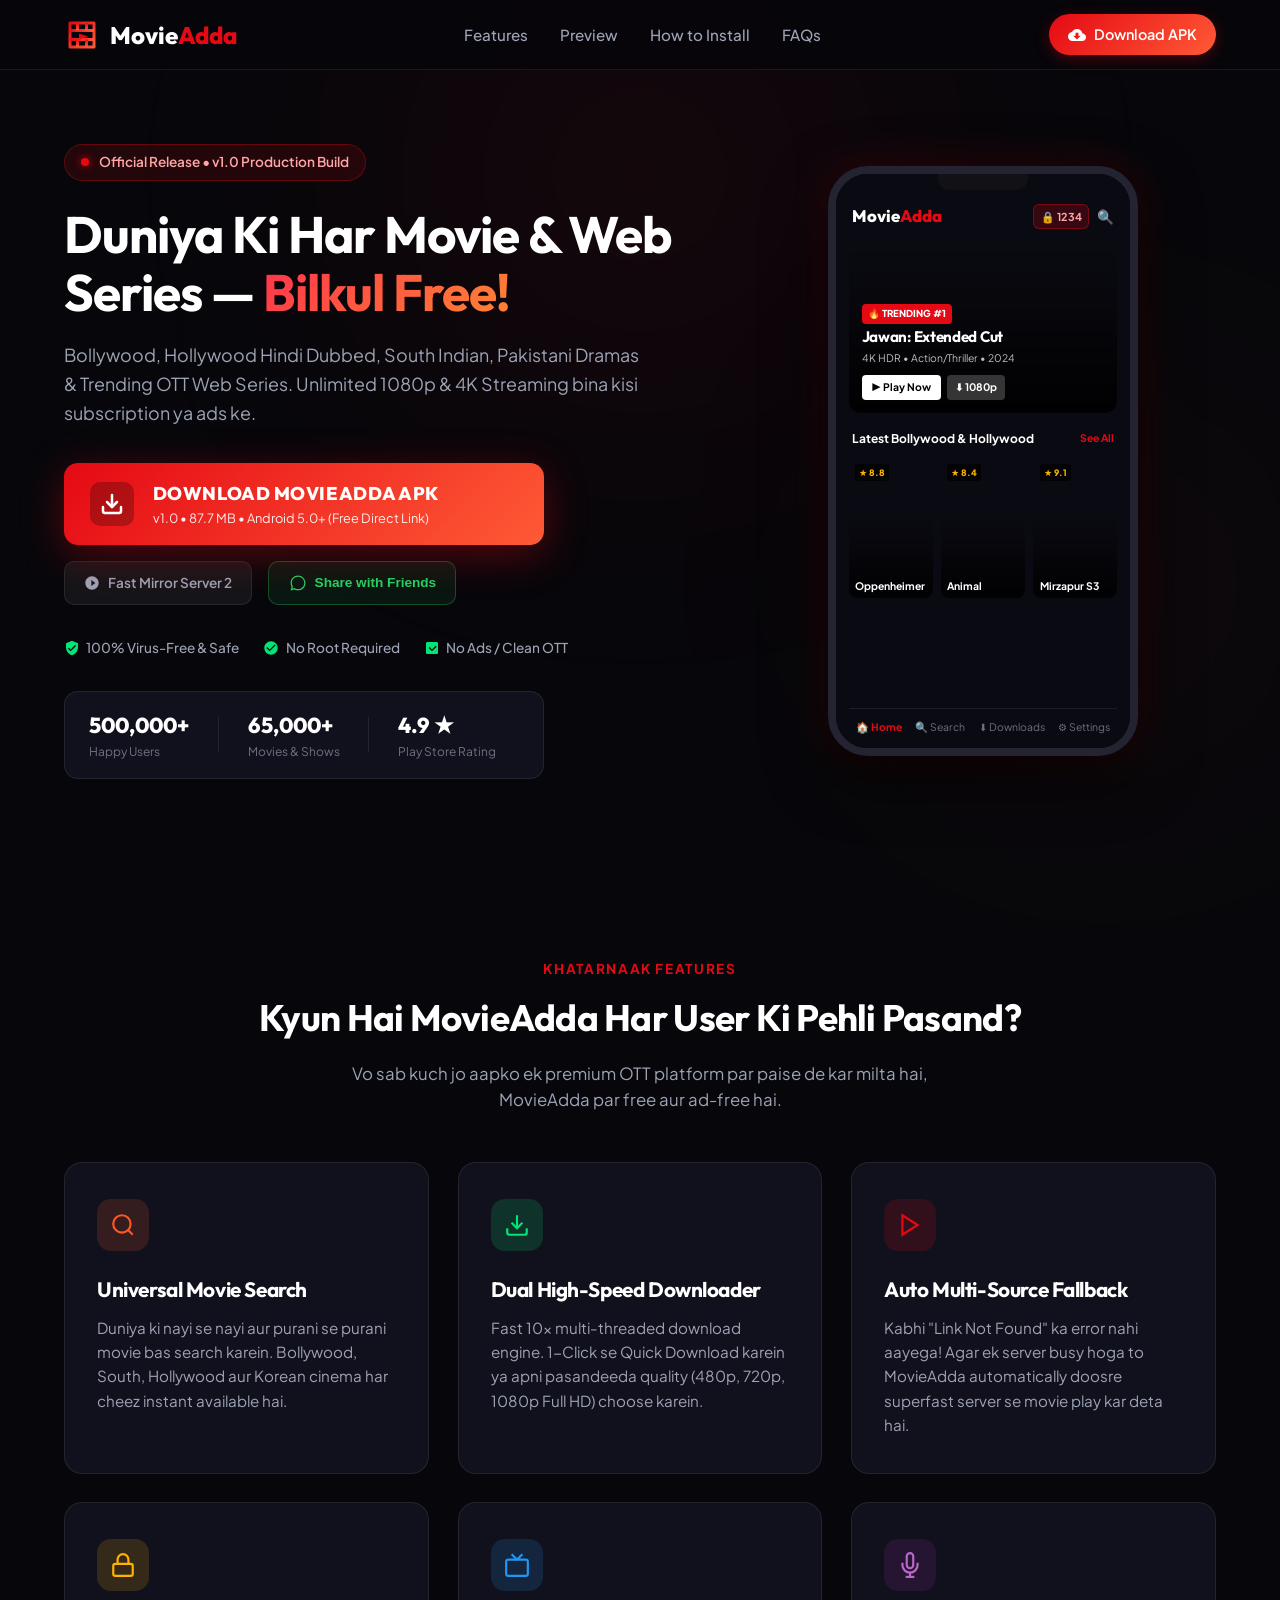
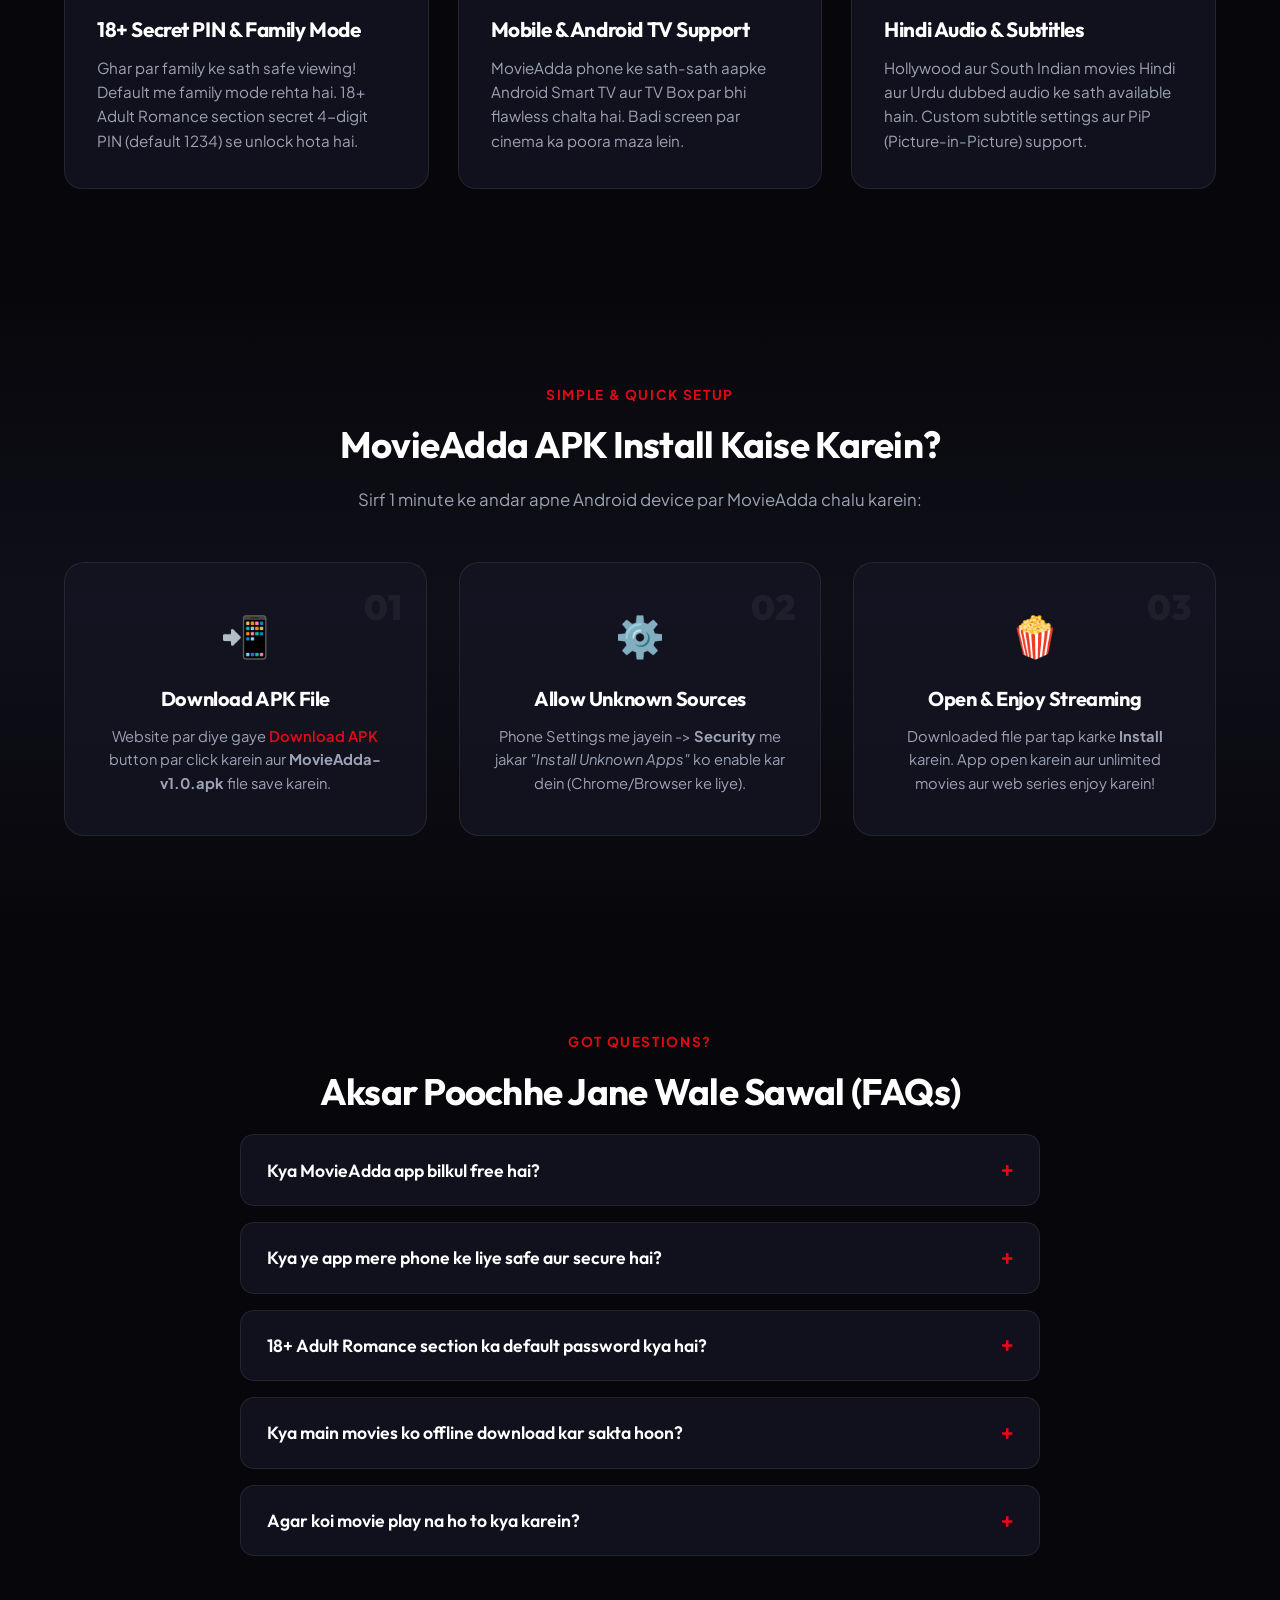
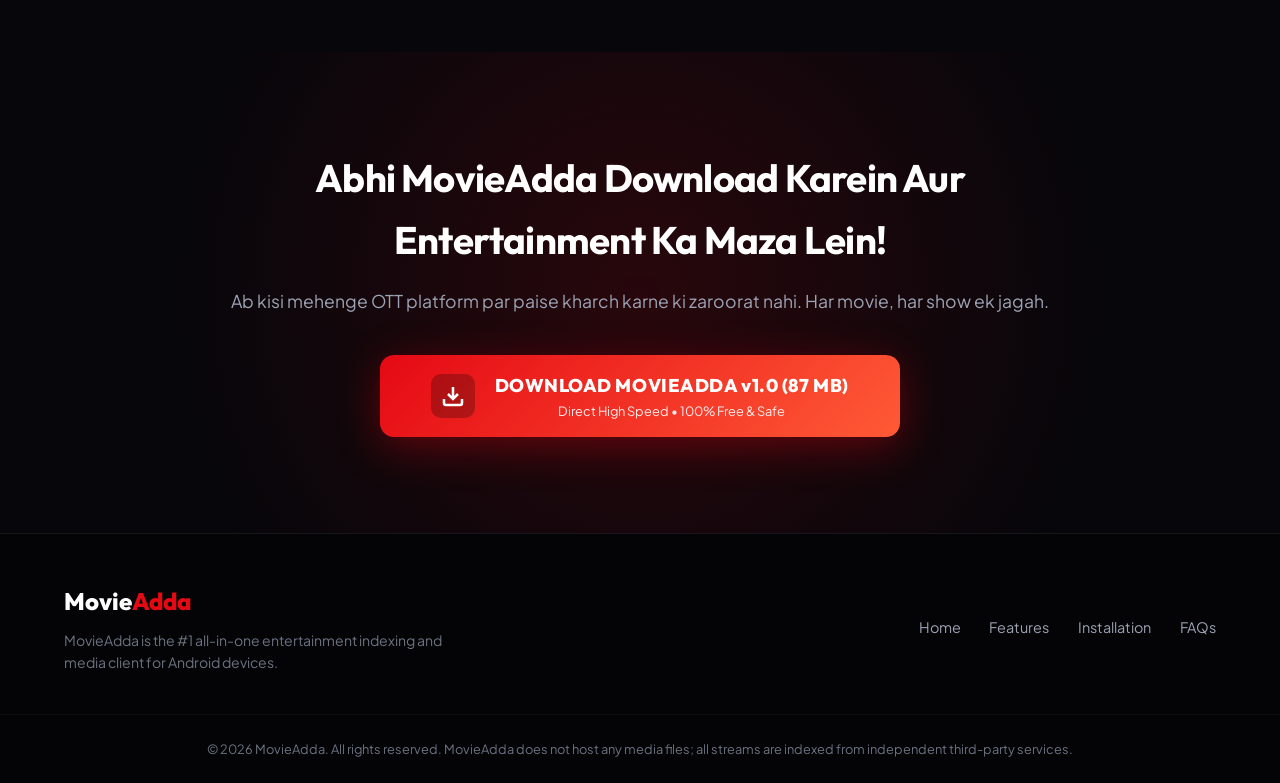
<file: index.html>
<!DOCTYPE html>
<html lang="en">
<head>
  <meta charset="UTF-8">
  <meta name="viewport" content="width=device-width, initial-scale=1.0">
  <meta http-equiv="X-UA-Compatible" content="ie=edge">

  <!-- Primary SEO Meta Tags -->
  <title>MovieAdda APK Download Official (v1.0) - Watch & Download Unlimited Movies & Web Series Free</title>
  <meta name="title" content="MovieAdda APK Download Official (v1.0) - Watch & Download Unlimited Movies & Web Series Free">
  <meta name="description" content="Download MovieAdda APK Official v1.0 for Android. Watch and download Bollywood, Hollywood Hindi Dubbed, South Indian movies, latest web series & 4K streams with zero ads. 100% Free & Safe.">
  <meta name="keywords" content="MovieAdda, MovieAdda APK, MovieAdda App Download, Download MovieAdda, Free Movie Streaming App, Watch Bollywood Movies Free, Hindi Dubbed Movies APK, Hollywood Dubbed Movies, Web Series Download App, Best Free OTT App, MovieAdda Official">
  <meta name="author" content="MovieAdda Team">
  <meta name="robots" content="index, follow, max-snippet:-1, max-image-preview:large, max-video-preview:-1">
  <link rel="canonical" href="https://ayakit-official.github.io/movieadda/">

  <!-- Open Graph / Facebook -->
  <meta property="og:type" content="website">
  <meta property="og:url" content="https://ayakit-official.github.io/movieadda/">
  <meta property="og:title" content="MovieAdda APK Official - Download Free OTT Streaming App">
  <meta property="og:description" content="Watch & download all latest Hollywood, Bollywood & South movies in 1080p/4K with dual audio. Secret 18+ PIN mode, ultra-fast downloads and multi-source auto link generator.">
  <meta property="og:image" content="https://ayakit-official.github.io/movieadda/preview-banner.jpg">
  <meta property="og:site_name" content="MovieAdda">

  <!-- Twitter Meta Tags -->
  <meta property="twitter:card" content="summary_large_image">
  <meta property="twitter:url" content="https://ayakit-official.github.io/movieadda/">
  <meta property="twitter:title" content="MovieAdda APK Download Official v1.0">
  <meta property="twitter:description" content="Watch & download all latest Hollywood, Bollywood & South movies in 1080p/4K. 100% Free & Virus-Free.">
  <meta property="twitter:image" content="https://ayakit-official.github.io/movieadda/preview-banner.jpg">

  <!-- Theme Color & Mobile Settings -->
  <meta name="theme-color" content="#0d0d15">
  <meta name="apple-mobile-web-app-capable" content="yes">
  <meta name="apple-mobile-web-app-status-bar-style" content="black-translucent">

  <!-- Google Fonts -->
  <link rel="preconnect" href="https://fonts.googleapis.com">
  <link rel="preconnect" href="https://fonts.gstatic.com" crossorigin>
  <link href="https://fonts.googleapis.com/css2?family=Outfit:wght@300;400;500;600;700;800;900&family=Plus+Jakarta+Sans:wght@400;500;600;700&display=swap" rel="stylesheet">

  <link rel="stylesheet" href="styles.css">

  <!-- Structured Data (JSON-LD) for Google Rich Snippets -->
  <script type="application/ld+json">
  {
    "@context": "https://schema.org",
    "@type": "SoftwareApplication",
    "name": "MovieAdda",
    "operatingSystem": "Android 5.0 and above",
    "applicationCategory": "EntertainmentApplication",
    "fileSize": "87.7 MB",
    "softwareVersion": "1.0",
    "aggregateRating": {
      "@type": "AggregateRating",
      "ratingValue": "4.9",
      "ratingCount": "184520"
    },
    "offers": {
      "@type": "Offer",
      "price": "0",
      "priceCurrency": "USD"
    },
    "description": "MovieAdda is the ultimate free entertainment application to stream and download high-quality movies, TV series, regional cinema, and live content directly to your Android device."
  }
  </script>
  <script type="application/ld+json">
  {
    "@context": "https://schema.org",
    "@type": "FAQPage",
    "mainEntity": [
      {
        "@type": "Question",
        "name": "Kya MovieAdda app bilkul free hai?",
        "acceptedAnswer": {
          "@type": "Answer",
          "text": "Ji haan! MovieAdda 100% free app hai. Isme kisi subscription, credit card ya monthly charges ki zaroorat nahi hoti."
        }
      },
      {
        "@type": "Question",
        "name": "Kya MovieAdda APK safe aur virus-free hai?",
        "acceptedAnswer": {
          "@type": "Answer",
          "text": "Bilkul, MovieAdda 100% safe hai aur Google Play Protect verified clean architecture par bana hai. Isme koi malware ya spyware nahi hai."
        }
      },
      {
        "@type": "Question",
        "name": "Kya MovieAdda Android TV par chalega?",
        "acceptedAnswer": {
          "@type": "Answer",
          "text": "Haan! MovieAdda Phone aur Android Smart TV dono layouts ko support karta hai. Aap apne Android TV ya Firestick par bhi install kar sakte hain."
        }
      },
      {
        "@type": "Question",
        "name": "18+ Adult Romance Section ka PIN kya hai?",
        "acceptedAnswer": {
          "@type": "Answer",
          "text": "By default 18+ Section ka PIN 1234 hai. Aap Settings me jakar apna secret custom PIN bhi set kar sakte hain."
        }
      }
    ]
  }
  </script>
</head>
<body>

  <!-- Ambient Glow Effects -->
  <div class="glow glow-1"></div>
  <div class="glow glow-2"></div>

  <!-- Header Navigation -->
  <header class="navbar" id="navbar">
    <div class="nav-container">
      <a href="#" class="brand-logo">
        <div class="logo-icon">
          <svg viewBox="0 0 24 24" fill="none" xmlns="http://www.w3.org/2000/svg">
            <path d="M4 4H20V20H4V4Z" stroke="url(#paint0_linear)" stroke-width="2" stroke-linecap="round" stroke-linejoin="round"/>
            <path d="M4 9H20" stroke="url(#paint1_linear)" stroke-width="2"/>
            <path d="M4 15H20" stroke="url(#paint2_linear)" stroke-width="2"/>
            <path d="M9 4V9" stroke="url(#paint3_linear)" stroke-width="2"/>
            <path d="M15 4V9" stroke="url(#paint4_linear)" stroke-width="2"/>
            <path d="M9 15V20" stroke="url(#paint5_linear)" stroke-width="2"/>
            <path d="M15 15V20" stroke="url(#paint6_linear)" stroke-width="2"/>
            <polygon points="10,11 16,13 10,15" fill="#E50914" />
            <defs>
              <linearGradient id="paint0_linear" x1="4" y1="4" x2="20" y2="20" gradientUnits="userSpaceOnUse">
                <stop stop-color="#E50914"/>
                <stop offset="1" stop-color="#FF5A36"/>
              </linearGradient>
              <linearGradient id="paint1_linear" x1="4" y1="9" x2="20" y2="9" gradientUnits="userSpaceOnUse"><stop stop-color="#E50914"/><stop offset="1" stop-color="#FF5A36"/></linearGradient>
              <linearGradient id="paint2_linear" x1="4" y1="15" x2="20" y2="15" gradientUnits="userSpaceOnUse"><stop stop-color="#E50914"/><stop offset="1" stop-color="#FF5A36"/></linearGradient>
              <linearGradient id="paint3_linear" x1="9" y1="4" x2="9" y2="9" gradientUnits="userSpaceOnUse"><stop stop-color="#E50914"/><stop offset="1" stop-color="#FF5A36"/></linearGradient>
              <linearGradient id="paint4_linear" x1="15" y1="4" x2="15" y2="9" gradientUnits="userSpaceOnUse"><stop stop-color="#E50914"/><stop offset="1" stop-color="#FF5A36"/></linearGradient>
              <linearGradient id="paint5_linear" x1="9" y1="15" x2="9" y2="20" gradientUnits="userSpaceOnUse"><stop stop-color="#E50914"/><stop offset="1" stop-color="#FF5A36"/></linearGradient>
              <linearGradient id="paint6_linear" x1="15" y1="15" x2="15" y2="20" gradientUnits="userSpaceOnUse"><stop stop-color="#E50914"/><stop offset="1" stop-color="#FF5A36"/></linearGradient>
            </defs>
          </svg>
        </div>
        <span class="brand-name">Movie<span>Adda</span></span>
      </a>

      <nav class="nav-links">
        <a href="#features">Features</a>
        <a href="#app-preview">Preview</a>
        <a href="#how-to-install">How to Install</a>
        <a href="#faqs">FAQs</a>
      </nav>

      <div class="nav-actions">
        <a href="#download" class="btn-nav-download">
          <svg width="18" height="18" viewBox="0 0 24 24" fill="currentColor">
            <path d="M19.35 10.04C18.67 6.59 15.64 4 12 4 9.11 4 6.6 5.64 5.35 8.04 2.34 8.36 0 10.91 0 14c0 3.31 2.69 6 6 6h13c2.76 0 5-2.24 5-5 0-2.64-2.05-4.78-4.65-4.96zM17 13l-5 5-5-5h3V9h4v4h3z"/>
          </svg>
          Download APK
        </a>
      </div>
    </div>
  </header>

  <!-- Hero Section -->
  <section class="hero-section" id="hero">
    <div class="container hero-container">
      <div class="hero-content">
        <div class="badge-pill">
          <span class="pulse-dot"></span>
          <span>Official Release • v1.0 Production Build</span>
        </div>

        <h1 class="hero-title">
          Duniya Ki Har Movie & Web Series — <span class="gradient-text">Bilkul Free!</span>
        </h1>

        <p class="hero-desc">
          Bollywood, Hollywood Hindi Dubbed, South Indian, Pakistani Dramas & Trending OTT Web Series. Unlimited 1080p & 4K Streaming bina kisi subscription ya ads ke.
        </p>

        <!-- CTA Download Buttons -->
        <div class="download-cta-group" id="download">
          <a href="https://github.com/ayakit-official/movieadda/releases/download/v1.0/MovieAdda-v1.0.apk" download="MovieAdda-v1.0.apk" class="btn-primary-download" id="mainDownloadBtn">
            <div class="btn-icon">
              <svg viewBox="0 0 24 24" fill="none" stroke="currentColor" stroke-width="2.5" stroke-linecap="round" stroke-linejoin="round">
                <path d="M21 15v4a2 2 0 0 1-2 2H5a2 2 0 0 1-2-2v-4"></path>
                <polyline points="7 10 12 15 17 10"></polyline>
                <line x1="12" y1="15" x2="12" y2="3"></line>
              </svg>
            </div>
            <div class="btn-text">
              <span class="btn-main-title">DOWNLOAD MOVIEADDA APK</span>
              <span class="btn-sub-info">v1.0 • 87.7 MB • Android 5.0+ (Free Direct Link)</span>
            </div>
          </a>

          <!-- Backup Download Mirror -->
          <div class="secondary-actions">
            <a href="https://github.com/ayakit-official/movieadda/releases/latest/download/MovieAdda-v1.0.apk" download="MovieAdda-v1.0.apk" class="btn-mirror">
              <svg width="16" height="16" viewBox="0 0 24 24" fill="currentColor">
                <path d="M12 2C6.48 2 2 6.48 2 12s4.48 10 10 10 10-4.48 10-10S17.52 2 12 2zm-1 14.5v-9l6 4.5-6 4.5z"/>
              </svg>
              Fast Mirror Server 2
            </a>
            <button class="btn-share-whatsapp" onclick="shareOnWhatsApp()">
              <svg width="18" height="18" viewBox="0 0 24 24" fill="currentColor">
                <path d="M12.04 2C6.58 2 2.13 6.45 2.13 11.91C2.13 13.66 2.59 15.36 3.45 16.86L2.05 22L7.3 20.62C8.75 21.41 10.38 21.83 12.04 21.83C17.5 21.83 21.95 17.38 21.95 11.92C21.95 9.27 20.92 6.78 19.05 4.91C17.18 3.03 14.69 2 12.04 2M12.05 3.67C14.25 3.67 16.31 4.53 17.87 6.09C19.42 7.65 20.28 9.72 20.28 11.92C20.28 16.46 16.58 20.15 12.04 20.15C10.56 20.15 9.11 19.76 7.85 19L7.55 18.83L4.43 19.65L5.26 16.61L5.06 16.29C4.24 14.99 3.81 13.47 3.81 11.91C3.81 7.37 7.5 3.67 12.05 3.67Z"/>
              </svg>
              Share with Friends
            </button>
          </div>
        </div>

        <!-- Trust Badges -->
        <div class="trust-badges">
          <div class="trust-item">
            <svg viewBox="0 0 24 24" fill="#00E676"><path d="M12 1L3 5v6c0 5.55 3.84 10.74 9 12 5.16-1.26 9-6.45 9-12V5l-9-4zm-2 16l-4-4 1.41-1.41L10 14.17l6.59-6.59L18 9l-8 8z"/></svg>
            <span>100% Virus-Free & Safe</span>
          </div>
          <div class="trust-item">
            <svg viewBox="0 0 24 24" fill="#00E676"><path d="M12 2C6.48 2 2 6.48 2 12s4.48 10 10 10 10-4.48 10-10S17.52 2 12 2zm-2 15l-5-5 1.41-1.41L10 14.17l7.59-7.59L19 8l-9 9z"/></svg>
            <span>No Root Required</span>
          </div>
          <div class="trust-item">
            <svg viewBox="0 0 24 24" fill="#00E676"><path d="M19 3H5c-1.1 0-2 .9-2 2v14c0 1.1.9 2 2 2h14c1.1 0 2-.9 2-2V5c0-1.1-.9-2-2-2zm-7 14l-5-5 1.41-1.41L12 14.17l5.59-5.59L19 10l-7 7z"/></svg>
            <span>No Ads / Clean OTT</span>
          </div>
        </div>

        <!-- Live Metrics / Stats -->
        <div class="stats-counter-strip">
          <div class="stat-box">
            <span class="stat-number">500,000+</span>
            <span class="stat-label">Happy Users</span>
          </div>
          <div class="stat-divider"></div>
          <div class="stat-box">
            <span class="stat-number">65,000+</span>
            <span class="stat-label">Movies & Shows</span>
          </div>
          <div class="stat-divider"></div>
          <div class="stat-box">
            <span class="stat-number">4.9 ★</span>
            <span class="stat-label">Play Store Rating</span>
          </div>
        </div>
      </div>

      <!-- App Mockup Graphic -->
      <div class="hero-visual" id="app-preview">
        <div class="phone-frame">
          <div class="phone-speaker"></div>
          <div class="phone-screen">
            <!-- Simulated App Interface -->
            <div class="mockup-header">
              <span class="mockup-logo">Movie<span>Adda</span></span>
              <div class="mockup-icons">
                <span class="lock-icon-badge" title="18+ Lock">🔒 1234</span>
                <span class="search-icon-badge">🔍</span>
              </div>
            </div>

            <div class="mockup-hero-banner">
              <div class="banner-overlay">
                <span class="badge-trending">🔥 TRENDING #1</span>
                <h4>Jawan: Extended Cut</h4>
                <div class="banner-meta">4K HDR • Action/Thriller • 2024</div>
                <div class="banner-buttons">
                  <span class="btn-mockup-play">▶ Play Now</span>
                  <span class="btn-mockup-dl">⬇ 1080p</span>
                </div>
              </div>
            </div>

            <div class="mockup-section-title">
              <span>Latest Bollywood & Hollywood</span>
              <small>See All</small>
            </div>

            <div class="mockup-poster-row">
              <div class="mockup-poster p1">
                <div class="p-rating">★ 8.8</div>
                <div class="p-title">Oppenheimer</div>
              </div>
              <div class="mockup-poster p2">
                <div class="p-rating">★ 8.4</div>
                <div class="p-title">Animal</div>
              </div>
              <div class="mockup-poster p3">
                <div class="p-rating">★ 9.1</div>
                <div class="p-title">Mirzapur S3</div>
              </div>
            </div>

            <div class="mockup-nav-bar">
              <span class="active">🏠 Home</span>
              <span>🔍 Search</span>
              <span>⬇ Downloads</span>
              <span>⚙ Settings</span>
            </div>
          </div>
        </div>
      </div>
    </div>
  </section>

  <!-- High-Impact Features Section -->
  <section class="section features-section" id="features">
    <div class="container">
      <div class="section-header text-center">
        <span class="sub-heading">Khatarnaak Features</span>
        <h2 class="section-title">Kyun Hai MovieAdda Har User Ki Pehli Pasand?</h2>
        <p class="section-desc">Vo sab kuch jo aapko ek premium OTT platform par paise de kar milta hai, MovieAdda par free aur ad-free hai.</p>
      </div>

      <div class="features-grid">
        <!-- Feature 1 -->
        <div class="feature-card">
          <div class="feature-icon-box icon-search">
            <svg viewBox="0 0 24 24" fill="none" stroke="currentColor" stroke-width="2">
              <circle cx="11" cy="11" r="8"></circle>
              <line x1="21" y1="21" x2="16.65" y2="16.65"></line>
            </svg>
          </div>
          <h3>Universal Movie Search</h3>
          <p>Duniya ki nayi se nayi aur purani se purani movie bas search karein. Bollywood, South, Hollywood aur Korean cinema har cheez instant available hai.</p>
        </div>

        <!-- Feature 2 -->
        <div class="feature-card">
          <div class="feature-icon-box icon-download">
            <svg viewBox="0 0 24 24" fill="none" stroke="currentColor" stroke-width="2">
              <path d="M21 15v4a2 2 0 0 1-2 2H5a2 2 0 0 1-2-2v-4"></path>
              <polyline points="7 10 12 15 17 10"></polyline>
              <line x1="12" y1="15" x2="12" y2="3"></line>
            </svg>
          </div>
          <h3>Dual High-Speed Downloader</h3>
          <p>Fast 10x multi-threaded download engine. 1-Click se Quick Download karein ya apni pasandeeda quality (480p, 720p, 1080p Full HD) choose karein.</p>
        </div>

        <!-- Feature 3 -->
        <div class="feature-card">
          <div class="feature-icon-box icon-stream">
            <svg viewBox="0 0 24 24" fill="none" stroke="currentColor" stroke-width="2">
              <polygon points="5 3 19 12 5 21 5 3"></polygon>
            </svg>
          </div>
          <h3>Auto Multi-Source Fallback</h3>
          <p>Kabhi "Link Not Found" ka error nahi aayega! Agar ek server busy hoga to MovieAdda automatically doosre superfast server se movie play kar deta hai.</p>
        </div>

        <!-- Feature 4 -->
        <div class="feature-card">
          <div class="feature-icon-box icon-lock">
            <svg viewBox="0 0 24 24" fill="none" stroke="currentColor" stroke-width="2">
              <rect x="3" y="11" width="18" height="11" rx="2" ry="2"></rect>
              <path d="M7 11V7a5 5 0 0 1 10 0v4"></path>
            </svg>
          </div>
          <h3>18+ Secret PIN & Family Mode</h3>
          <p>Ghar par family ke sath safe viewing! Default me family mode rehta hai. 18+ Adult Romance section secret 4-digit PIN (default 1234) se unlock hota hai.</p>
        </div>

        <!-- Feature 5 -->
        <div class="feature-card">
          <div class="feature-icon-box icon-tv">
            <svg viewBox="0 0 24 24" fill="none" stroke="currentColor" stroke-width="2">
              <rect x="2" y="7" width="20" height="15" rx="2" ry="2"></rect>
              <polyline points="17 2 12 7 7 2"></polyline>
            </svg>
          </div>
          <h3>Mobile & Android TV Support</h3>
          <p>MovieAdda phone ke sath-sath aapke Android Smart TV aur TV Box par bhi flawless chalta hai. Badi screen par cinema ka poora maza lein.</p>
        </div>

        <!-- Feature 6 -->
        <div class="feature-card">
          <div class="feature-icon-box icon-audio">
            <svg viewBox="0 0 24 24" fill="none" stroke="currentColor" stroke-width="2">
              <path d="M12 1a3 3 0 0 0-3 3v8a3 3 0 0 0 6 0V4a3 3 0 0 0-3-3z"></path>
              <path d="M19 10v2a7 7 0 0 1-14 0v-2"></path>
              <line x1="12" y1="19" x2="12" y2="23"></line>
              <line x1="8" y1="23" x2="16" y2="23"></line>
            </svg>
          </div>
          <h3>Hindi Audio & Subtitles</h3>
          <p>Hollywood aur South Indian movies Hindi aur Urdu dubbed audio ke sath available hain. Custom subtitle settings aur PiP (Picture-in-Picture) support.</p>
        </div>
      </div>
    </div>
  </section>

  <!-- How to Install in 3 Steps -->
  <section class="section install-section" id="how-to-install">
    <div class="container">
      <div class="section-header text-center">
        <span class="sub-heading">Simple & Quick Setup</span>
        <h2 class="section-title">MovieAdda APK Install Kaise Karein?</h2>
        <p class="section-desc">Sirf 1 minute ke andar apne Android device par MovieAdda chalu karein:</p>
      </div>

      <div class="steps-grid">
        <div class="step-card">
          <div class="step-number">01</div>
          <div class="step-icon">📲</div>
          <h4>Download APK File</h4>
          <p>Website par diye gaye <a href="#download">Download APK</a> button par click karein aur <strong>MovieAdda-v1.0.apk</strong> file save karein.</p>
        </div>

        <div class="step-card">
          <div class="step-number">02</div>
          <div class="step-icon">⚙️</div>
          <h4>Allow Unknown Sources</h4>
          <p>Phone Settings me jayein -> <strong>Security</strong> me jakar <em>"Install Unknown Apps"</em> ko enable kar dein (Chrome/Browser ke liye).</p>
        </div>

        <div class="step-card">
          <div class="step-number">03</div>
          <div class="step-icon">🍿</div>
          <h4>Open & Enjoy Streaming</h4>
          <p>Downloaded file par tap karke <strong>Install</strong> karein. App open karein aur unlimited movies aur web series enjoy karein!</p>
        </div>
      </div>
    </div>
  </section>

  <!-- FAQ Accordion Section -->
  <section class="section faq-section" id="faqs">
    <div class="container">
      <div class="section-header text-center">
        <span class="sub-heading">Got Questions?</span>
        <h2 class="section-title">Aksar Poochhe Jane Wale Sawal (FAQs)</h2>
      </div>

      <div class="faq-accordion">
        <div class="faq-item">
          <button class="faq-question">
            <span>Kya MovieAdda app bilkul free hai?</span>
            <span class="faq-icon">+</span>
          </button>
          <div class="faq-answer">
            <p>Ji haan! MovieAdda 100% lifetime free hai. Yahan koi hidden charges, monthly VIP subscription ya sign-up fees nahi hai.</p>
          </div>
        </div>

        <div class="faq-item">
          <button class="faq-question">
            <span>Kya ye app mere phone ke liye safe aur secure hai?</span>
            <span class="faq-icon">+</span>
          </button>
          <div class="faq-answer">
            <p>MovieAdda 100% verified clean build hai. Isme kisi kisam ka virus, malware ya unnecessary permissions nahi hain. Aap Google Play Protect ke sath befikar use kar sakte hain.</p>
          </div>
        </div>

        <div class="faq-item">
          <button class="faq-question">
            <span>18+ Adult Romance section ka default password kya hai?</span>
            <span class="faq-icon">+</span>
          </button>
          <div class="faq-answer">
            <p>Default PIN <strong>1234</strong> hai. Aap app ki Settings -> Privacy & Security me ja kar apna manpasand 4-digit PIN kabhi bhi change kar sakte hain.</p>
          </div>
        </div>

        <div class="faq-item">
          <button class="faq-question">
            <span>Kya main movies ko offline download kar sakta hoon?</span>
            <span class="faq-icon">+</span>
          </button>
          <div class="faq-answer">
            <p>Haan! MovieAdda me built-in dual downloader hai. Aap 480p, 720p ya 1080p full HD me movies phone storage me save kar ke baad me offline bina internet ke dekh sakte hain.</p>
          </div>
        </div>

        <div class="faq-item">
          <button class="faq-question">
            <span>Agar koi movie play na ho to kya karein?</span>
            <span class="faq-icon">+</span>
          </button>
          <div class="faq-answer">
            <p>MovieAdda me smart multi-source fallback system laga hua hai jo automatically doosre servers se fast link utha leta hai. Agar kabhi internet slow ho to Settings me jakar Clear Video Cache par click karein.</p>
          </div>
        </div>
      </div>
    </div>
  </section>

  <!-- Final CTA Banner -->
  <section class="final-cta-section">
    <div class="container text-center">
      <h2>Abhi MovieAdda Download Karein Aur Entertainment Ka Maza Lein!</h2>
      <p>Ab kisi mehenge OTT platform par paise kharch karne ki zaroorat nahi. Har movie, har show ek jagah.</p>
      <a href="https://github.com/ayakit-official/movieadda/releases/download/v1.0/MovieAdda-v1.0.apk" download="MovieAdda-v1.0.apk" class="btn-primary-download btn-glow-large">
        <div class="btn-icon">
          <svg viewBox="0 0 24 24" fill="none" stroke="currentColor" stroke-width="2.5">
            <path d="M21 15v4a2 2 0 0 1-2 2H5a2 2 0 0 1-2-2v-4"></path>
            <polyline points="7 10 12 15 17 10"></polyline>
            <line x1="12" y1="15" x2="12" y2="3"></line>
          </svg>
        </div>
        <div class="btn-text">
          <span class="btn-main-title">DOWNLOAD MOVIEADDA v1.0 (87 MB)</span>
          <span class="btn-sub-info">Direct High Speed • 100% Free & Safe</span>
        </div>
      </a>
    </div>
  </section>

  <!-- Footer -->
  <footer class="footer">
    <div class="container footer-content">
      <div class="footer-left">
        <div class="brand-logo">
          <span class="brand-name">Movie<span>Adda</span></span>
        </div>
        <p>MovieAdda is the #1 all-in-one entertainment indexing and media client for Android devices.</p>
      </div>

      <div class="footer-links">
        <a href="#hero">Home</a>
        <a href="#features">Features</a>
        <a href="#how-to-install">Installation</a>
        <a href="#faqs">FAQs</a>
      </div>
    </div>

    <div class="footer-bottom">
      <div class="container">
        <p>© 2026 MovieAdda. All rights reserved. MovieAdda does not host any media files; all streams are indexed from independent third-party services.</p>
      </div>
    </div>
  </footer>

  <script src="script.js"></script>
</body>
</html>
</file>
<file: styles.css>
/* ============================================================
   MovieAdda - High Converting Cinematic Landing Page Styles
   ============================================================ */

:root {
  --bg-primary: #07070b;
  --bg-secondary: #0f0f18;
  --bg-card: rgba(22, 22, 36, 0.75);
  --bg-card-hover: rgba(28, 28, 48, 0.95);
  --accent-red: #E50914;
  --accent-red-hover: #ff1926;
  --accent-orange: #FF5A36;
  --accent-gold: #FFB300;
  --text-main: #FFFFFF;
  --text-muted: #9DA3B4;
  --text-dim: #6B7280;
  --border-glass: rgba(255, 255, 255, 0.08);
  --border-focus: rgba(229, 9, 20, 0.4);
  --shadow-glow: 0 10px 40px rgba(229, 9, 20, 0.35);
  --font-heading: 'Outfit', sans-serif;
  --font-body: 'Plus Jakarta Sans', sans-serif;
}

* {
  margin: 0;
  padding: 0;
  box-sizing: border-box;
}

html {
  scroll-behavior: smooth;
  font-size: 16px;
}

body {
  background-color: var(--bg-primary);
  color: var(--text-main);
  font-family: var(--font-body);
  line-height: 1.6;
  overflow-x: hidden;
  position: relative;
}

/* Ambient Radial Glows */
.glow {
  position: fixed;
  border-radius: 50%;
  filter: blur(140px);
  z-index: -1;
  pointer-events: none;
}

.glow-1 {
  width: 550px;
  height: 550px;
  background: radial-gradient(circle, rgba(229, 9, 20, 0.18) 0%, rgba(0,0,0,0) 70%);
  top: -100px;
  left: 50%;
  transform: translateX(-50%);
}

.glow-2 {
  width: 450px;
  height: 450px;
  background: radial-gradient(circle, rgba(255, 90, 54, 0.12) 0%, rgba(0,0,0,0) 70%);
  bottom: 10%;
  right: -50px;
}

.container {
  max-width: 1200px;
  margin: 0 auto;
  padding: 0 1.5rem;
}

/* Typography & Utilities */
h1, h2, h3, h4 {
  font-family: var(--font-heading);
  font-weight: 700;
  color: var(--text-main);
  letter-spacing: -0.02em;
}

.gradient-text {
  background: linear-gradient(135deg, #FF334B 0%, #FF8533 100%);
  -webkit-background-clip: text;
  -webkit-text-fill-color: transparent;
}

.text-center {
  text-align: center;
}

/* Navbar */
.navbar {
  position: fixed;
  top: 0;
  left: 0;
  width: 100%;
  background: rgba(7, 7, 11, 0.85);
  backdrop-filter: blur(16px);
  -webkit-backdrop-filter: blur(16px);
  border-bottom: 1px solid var(--border-glass);
  z-index: 999;
  transition: all 0.3s ease;
}

.nav-container {
  max-width: 1200px;
  margin: 0 auto;
  padding: 0.9rem 1.5rem;
  display: flex;
  align-items: center;
  justify-content: space-between;
}

.brand-logo {
  display: flex;
  align-items: center;
  gap: 0.6rem;
  text-decoration: none;
}

.logo-icon {
  width: 36px;
  height: 36px;
}

.brand-name {
  font-family: var(--font-heading);
  font-size: 1.5rem;
  font-weight: 800;
  color: #FFFFFF;
}

.brand-name span {
  color: var(--accent-red);
}

.nav-links {
  display: flex;
  gap: 2rem;
}

.nav-links a {
  color: var(--text-muted);
  text-decoration: none;
  font-size: 0.95rem;
  font-weight: 500;
  transition: color 0.2s ease;
}

.nav-links a:hover {
  color: #FFFFFF;
}

.btn-nav-download {
  display: inline-flex;
  align-items: center;
  gap: 0.5rem;
  background: linear-gradient(135deg, var(--accent-red) 0%, var(--accent-orange) 100%);
  color: #FFFFFF;
  text-decoration: none;
  font-weight: 600;
  font-size: 0.9rem;
  padding: 0.55rem 1.2rem;
  border-radius: 50px;
  box-shadow: 0 4px 15px rgba(229, 9, 20, 0.3);
  transition: transform 0.2s, box-shadow 0.2s;
}

.btn-nav-download:hover {
  transform: translateY(-1px);
  box-shadow: 0 6px 20px rgba(229, 9, 20, 0.45);
}

/* Hero Section */
.hero-section {
  padding: 9rem 0 5rem;
  min-height: 90vh;
  display: flex;
  align-items: center;
}

.hero-container {
  display: grid;
  grid-template-columns: 1.15fr 0.85fr;
  gap: 3.5rem;
  align-items: center;
}

.badge-pill {
  display: inline-flex;
  align-items: center;
  gap: 0.6rem;
  background: rgba(229, 9, 20, 0.12);
  border: 1px solid rgba(229, 9, 20, 0.35);
  padding: 0.4rem 1rem;
  border-radius: 50px;
  font-size: 0.85rem;
  font-weight: 600;
  color: #FFA5A5;
  margin-bottom: 1.5rem;
}

.pulse-dot {
  width: 8px;
  height: 8px;
  background: var(--accent-red);
  border-radius: 50%;
  box-shadow: 0 0 10px var(--accent-red);
  animation: pulse 1.8s infinite;
}

@keyframes pulse {
  0% { transform: scale(0.95); opacity: 0.8; }
  50% { transform: scale(1.3); opacity: 1; }
  100% { transform: scale(0.95); opacity: 0.8; }
}

.hero-title {
  font-size: 3.2rem;
  line-height: 1.15;
  margin-bottom: 1.2rem;
}

.hero-desc {
  font-size: 1.12rem;
  color: var(--text-muted);
  margin-bottom: 2.2rem;
  max-width: 580px;
}

/* Download CTA Button Group */
.download-cta-group {
  margin-bottom: 2rem;
}

.btn-primary-download {
  display: flex;
  align-items: center;
  gap: 1.2rem;
  background: linear-gradient(135deg, #E50914 0%, #FF5A36 100%);
  color: #FFFFFF;
  text-decoration: none;
  padding: 1rem 1.6rem;
  border-radius: 14px;
  box-shadow: var(--shadow-glow);
  position: relative;
  overflow: hidden;
  transition: transform 0.25s, box-shadow 0.25s;
  max-width: 480px;
}

.btn-primary-download::after {
  content: '';
  position: absolute;
  top: -50%;
  left: -60%;
  width: 40%;
  height: 200%;
  background: rgba(255, 255, 255, 0.22);
  transform: rotate(25deg);
  animation: shine 4s infinite;
}

@keyframes shine {
  0% { left: -60%; }
  25% { left: 140%; }
  100% { left: 140%; }
}

.btn-primary-download:hover {
  transform: translateY(-2px);
  box-shadow: 0 12px 50px rgba(229, 9, 20, 0.55);
}

.btn-icon {
  width: 44px;
  height: 44px;
  background: rgba(0, 0, 0, 0.25);
  border-radius: 10px;
  display: flex;
  align-items: center;
  justify-content: center;
  flex-shrink: 0;
}

.btn-icon svg {
  width: 24px;
  height: 24px;
}

.btn-text {
  display: flex;
  flex-direction: column;
}

.btn-main-title {
  font-family: var(--font-heading);
  font-size: 1.15rem;
  font-weight: 800;
  letter-spacing: 0.03em;
}

.btn-sub-info {
  font-size: 0.8rem;
  opacity: 0.9;
  font-weight: 400;
}

.secondary-actions {
  display: flex;
  gap: 1rem;
  margin-top: 1rem;
  flex-wrap: wrap;
}

.btn-mirror, .btn-share-whatsapp {
  display: inline-flex;
  align-items: center;
  gap: 0.5rem;
  background: rgba(255, 255, 255, 0.06);
  border: 1px solid var(--border-glass);
  color: var(--text-muted);
  text-decoration: none;
  padding: 0.65rem 1.2rem;
  border-radius: 10px;
  font-size: 0.85rem;
  font-weight: 600;
  cursor: pointer;
  transition: all 0.2s;
}

.btn-mirror:hover {
  background: rgba(255, 255, 255, 0.12);
  color: #FFFFFF;
}

.btn-share-whatsapp {
  color: #25D366;
  border-color: rgba(37, 211, 102, 0.3);
  background: rgba(37, 211, 102, 0.08);
}

.btn-share-whatsapp:hover {
  background: rgba(37, 211, 102, 0.18);
  color: #FFFFFF;
}

/* Trust Badges */
.trust-badges {
  display: flex;
  gap: 1.5rem;
  margin-bottom: 2rem;
  flex-wrap: wrap;
}

.trust-item {
  display: flex;
  align-items: center;
  gap: 0.4rem;
  font-size: 0.85rem;
  color: var(--text-muted);
  font-weight: 500;
}

.trust-item svg {
  width: 16px;
  height: 16px;
}

/* Stats Counter Strip */
.stats-counter-strip {
  display: flex;
  align-items: center;
  gap: 1.8rem;
  background: var(--bg-card);
  border: 1px solid var(--border-glass);
  padding: 1rem 1.5rem;
  border-radius: 14px;
  max-width: 480px;
}

.stat-box {
  display: flex;
  flex-direction: column;
}

.stat-number {
  font-family: var(--font-heading);
  font-size: 1.35rem;
  font-weight: 800;
  color: #FFFFFF;
}

.stat-label {
  font-size: 0.75rem;
  color: var(--text-dim);
}

.stat-divider {
  width: 1px;
  height: 35px;
  background: var(--border-glass);
}

/* Phone Frame Graphic */
.hero-visual {
  display: flex;
  justify-content: center;
  position: relative;
}

.phone-frame {
  width: 310px;
  height: 590px;
  background: #000000;
  border-radius: 40px;
  border: 8px solid #232332;
  box-shadow: 0 20px 60px rgba(0, 0, 0, 0.8), 0 0 40px rgba(229, 9, 20, 0.2);
  position: relative;
  overflow: hidden;
}

.phone-speaker {
  width: 90px;
  height: 16px;
  background: #111116;
  position: absolute;
  top: 0;
  left: 50%;
  transform: translateX(-50%);
  border-bottom-left-radius: 12px;
  border-bottom-right-radius: 12px;
  z-index: 10;
}

.phone-screen {
  background: #0a0a12;
  height: 100%;
  display: flex;
  flex-direction: column;
  padding: 1.8rem 0.8rem 0.8rem;
}

.mockup-header {
  display: flex;
  justify-content: space-between;
  align-items: center;
  margin-bottom: 0.8rem;
  padding: 0 0.2rem;
}

.mockup-logo {
  font-family: var(--font-heading);
  font-weight: 800;
  font-size: 1.05rem;
}

.mockup-logo span {
  color: var(--accent-red);
}

.mockup-icons {
  display: flex;
  gap: 0.5rem;
  align-items: center;
}

.lock-icon-badge {
  background: rgba(229, 9, 20, 0.2);
  border: 1px solid rgba(229, 9, 20, 0.4);
  color: #FFA5A5;
  font-size: 0.68rem;
  padding: 0.15rem 0.4rem;
  border-radius: 6px;
  font-weight: 700;
}

.search-icon-badge {
  font-size: 0.85rem;
}

.mockup-hero-banner {
  height: 170px;
  border-radius: 12px;
  background: linear-gradient(180deg, rgba(0,0,0,0) 0%, rgba(0,0,0,0.9) 100%),
              url('https://images.unsplash.com/photo-1536440136628-849c177e76a1?w=500&auto=format&fit=crop&q=80') center/cover;
  position: relative;
  display: flex;
  align-items: flex-end;
  padding: 0.8rem;
  margin-bottom: 1rem;
}

.banner-overlay {
  display: flex;
  flex-direction: column;
  gap: 0.25rem;
}

.badge-trending {
  background: var(--accent-red);
  color: #fff;
  font-size: 0.6rem;
  font-weight: 800;
  padding: 0.15rem 0.4rem;
  border-radius: 4px;
  align-self: flex-start;
}

.banner-overlay h4 {
  font-size: 0.95rem;
  line-height: 1.2;
}

.banner-meta {
  font-size: 0.65rem;
  color: #c0c0c0;
}

.banner-buttons {
  display: flex;
  gap: 0.4rem;
  margin-top: 0.3rem;
}

.btn-mockup-play {
  background: #FFFFFF;
  color: #000;
  font-size: 0.65rem;
  font-weight: 700;
  padding: 0.25rem 0.6rem;
  border-radius: 4px;
}

.btn-mockup-dl {
  background: rgba(255, 255, 255, 0.2);
  color: #fff;
  font-size: 0.65rem;
  font-weight: 700;
  padding: 0.25rem 0.5rem;
  border-radius: 4px;
}

.mockup-section-title {
  display: flex;
  justify-content: space-between;
  align-items: center;
  font-size: 0.75rem;
  font-weight: 700;
  margin-bottom: 0.6rem;
  padding: 0 0.2rem;
}

.mockup-section-title small {
  color: var(--accent-red);
  font-size: 0.65rem;
}

.mockup-poster-row {
  display: grid;
  grid-template-columns: repeat(3, 1fr);
  gap: 0.5rem;
  flex: 1;
}

.mockup-poster {
  border-radius: 8px;
  background-size: cover;
  background-position: center;
  position: relative;
  display: flex;
  flex-direction: column;
  justify-content: space-between;
  padding: 0.4rem;
  height: 140px;
}

.mockup-poster.p1 {
  background-image: linear-gradient(180deg, rgba(0,0,0,0) 40%, rgba(0,0,0,0.85) 100%),
                    url('https://images.unsplash.com/photo-1489599849927-2ee91cede3ba?w=300&auto=format&fit=crop&q=80');
}
.mockup-poster.p2 {
  background-image: linear-gradient(180deg, rgba(0,0,0,0) 40%, rgba(0,0,0,0.85) 100%),
                    url('https://images.unsplash.com/photo-1518676590629-3dcbd9c5a5c9?w=300&auto=format&fit=crop&q=80');
}
.mockup-poster.p3 {
  background-image: linear-gradient(180deg, rgba(0,0,0,0) 40%, rgba(0,0,0,0.85) 100%),
                    url('https://images.unsplash.com/photo-1478720568477-152d9b164e26?w=300&auto=format&fit=crop&q=80');
}

.p-rating {
  background: rgba(0, 0, 0, 0.7);
  color: var(--accent-gold);
  font-size: 0.55rem;
  font-weight: 800;
  padding: 0.1rem 0.25rem;
  border-radius: 3px;
  align-self: flex-start;
}

.p-title {
  font-size: 0.65rem;
  font-weight: 700;
  line-height: 1.1;
}

.mockup-nav-bar {
  display: flex;
  justify-content: space-around;
  padding-top: 0.6rem;
  border-top: 1px solid rgba(255, 255, 255, 0.08);
  font-size: 0.65rem;
  color: var(--text-dim);
}

.mockup-nav-bar .active {
  color: var(--accent-red);
  font-weight: 700;
}

/* Sections Common */
.section {
  padding: 6rem 0;
}

.sub-heading {
  display: inline-block;
  font-size: 0.85rem;
  text-transform: uppercase;
  letter-spacing: 0.12em;
  font-weight: 700;
  color: var(--accent-red);
  margin-bottom: 0.6rem;
}

.section-title {
  font-size: 2.3rem;
  margin-bottom: 0.8rem;
}

.section-desc {
  font-size: 1.05rem;
  color: var(--text-muted);
  max-width: 600px;
  margin: 0 auto 3rem;
}

/* Features Grid */
.features-grid {
  display: grid;
  grid-template-columns: repeat(auto-fit, minmax(320px, 1fr));
  gap: 1.8rem;
}

.feature-card {
  background: var(--bg-card);
  border: 1px solid var(--border-glass);
  padding: 2.2rem 2rem;
  border-radius: 18px;
  transition: transform 0.3s, border-color 0.3s, box-shadow 0.3s;
  position: relative;
}

.feature-card:hover {
  transform: translateY(-5px);
  border-color: var(--border-focus);
  background: var(--bg-card-hover);
  box-shadow: 0 15px 35px rgba(0, 0, 0, 0.5);
}

.feature-icon-box {
  width: 52px;
  height: 52px;
  border-radius: 14px;
  display: flex;
  align-items: center;
  justify-content: center;
  margin-bottom: 1.4rem;
}

.feature-icon-box svg {
  width: 26px;
  height: 26px;
}

.icon-search { background: rgba(255, 87, 34, 0.15); color: #FF5722; }
.icon-download { background: rgba(0, 230, 118, 0.15); color: #00E676; }
.icon-stream { background: rgba(229, 9, 20, 0.15); color: #E50914; }
.icon-lock { background: rgba(255, 179, 0, 0.15); color: #FFB300; }
.icon-tv { background: rgba(33, 150, 243, 0.15); color: #2196F3; }
.icon-audio { background: rgba(156, 39, 176, 0.15); color: #BA68C8; }

.feature-card h3 {
  font-size: 1.3rem;
  margin-bottom: 0.6rem;
}

.feature-card p {
  color: var(--text-muted);
  font-size: 0.95rem;
}

/* Installation Steps */
.install-section {
  background: linear-gradient(180deg, var(--bg-primary) 0%, var(--bg-secondary) 50%, var(--bg-primary) 100%);
}

.steps-grid {
  display: grid;
  grid-template-columns: repeat(auto-fit, minmax(280px, 1fr));
  gap: 2rem;
}

.step-card {
  background: var(--bg-card);
  border: 1px solid var(--border-glass);
  padding: 2.5rem 1.8rem;
  border-radius: 20px;
  position: relative;
  text-align: center;
}

.step-number {
  position: absolute;
  top: 1rem;
  right: 1.5rem;
  font-family: var(--font-heading);
  font-size: 2.2rem;
  font-weight: 900;
  color: rgba(255, 255, 255, 0.05);
}

.step-icon {
  font-size: 2.5rem;
  margin-bottom: 1rem;
}

.step-card h4 {
  font-size: 1.25rem;
  margin-bottom: 0.6rem;
}

.step-card p {
  color: var(--text-muted);
  font-size: 0.92rem;
}

.step-card a {
  color: var(--accent-red);
  text-decoration: none;
  font-weight: 600;
}

/* FAQ Accordion */
.faq-accordion {
  max-width: 800px;
  margin: 0 auto;
  display: flex;
  flex-direction: column;
  gap: 1rem;
}

.faq-item {
  background: var(--bg-card);
  border: 1px solid var(--border-glass);
  border-radius: 14px;
  overflow: hidden;
  transition: border-color 0.2s;
}

.faq-item.active {
  border-color: rgba(229, 9, 20, 0.4);
}

.faq-question {
  width: 100%;
  display: flex;
  justify-content: space-between;
  align-items: center;
  padding: 1.3rem 1.6rem;
  background: none;
  border: none;
  color: #FFFFFF;
  font-family: var(--font-heading);
  font-size: 1.1rem;
  font-weight: 600;
  text-align: left;
  cursor: pointer;
}

.faq-icon {
  font-size: 1.4rem;
  color: var(--accent-red);
  transition: transform 0.3s;
}

.faq-item.active .faq-icon {
  transform: rotate(45deg);
}

.faq-answer {
  max-height: 0;
  overflow: hidden;
  transition: max-height 0.35s ease, padding 0.35s ease;
  padding: 0 1.6rem;
  color: var(--text-muted);
  font-size: 0.95rem;
}

.faq-item.active .faq-answer {
  max-height: 200px;
  padding: 0 1.6rem 1.4rem;
}

/* Final CTA Section */
.final-cta-section {
  padding: 6rem 0;
  background: radial-gradient(circle at center, rgba(229, 9, 20, 0.15) 0%, rgba(7, 7, 11, 0) 70%);
}

.final-cta-section h2 {
  font-size: 2.4rem;
  max-width: 750px;
  margin: 0 auto 1rem;
}

.final-cta-section p {
  color: var(--text-muted);
  font-size: 1.1rem;
  margin-bottom: 2.5rem;
}

.btn-glow-large {
  margin: 0 auto;
  max-width: 520px;
  justify-content: center;
}

/* Footer */
.footer {
  background: #040407;
  border-top: 1px solid var(--border-glass);
  padding: 3rem 0 1.5rem;
}

.footer-content {
  display: flex;
  justify-content: space-between;
  align-items: center;
  margin-bottom: 2.5rem;
  flex-wrap: wrap;
  gap: 1.5rem;
}

.footer-left p {
  color: var(--text-dim);
  font-size: 0.88rem;
  margin-top: 0.5rem;
  max-width: 380px;
}

.footer-links {
  display: flex;
  gap: 1.8rem;
}

.footer-links a {
  color: var(--text-muted);
  text-decoration: none;
  font-size: 0.9rem;
  transition: color 0.2s;
}

.footer-links a:hover {
  color: #FFFFFF;
}

.footer-bottom {
  border-top: 1px solid rgba(255, 255, 255, 0.04);
  padding-top: 1.5rem;
  text-align: center;
}

.footer-bottom p {
  font-size: 0.8rem;
  color: var(--text-dim);
}

/* Responsive Breakpoints */
@media (max-width: 992px) {
  .hero-container {
    grid-template-columns: 1fr;
    text-align: center;
  }
  .hero-desc {
    margin: 0 auto 2rem;
  }
  .btn-primary-download {
    margin: 0 auto;
  }
  .secondary-actions {
    justify-content: center;
  }
  .trust-badges {
    justify-content: center;
  }
  .stats-counter-strip {
    margin: 0 auto;
  }
  .nav-links {
    display: none;
  }
}

@media (max-width: 600px) {
  .hero-title {
    font-size: 2.4rem;
  }
  .section-title {
    font-size: 1.85rem;
  }
  .phone-frame {
    width: 280px;
    height: 520px;
  }
  .btn-primary-download {
    padding: 0.9rem 1.2rem;
  }
  .btn-main-title {
    font-size: 1rem;
  }
  .stats-counter-strip {
    gap: 1rem;
    padding: 0.8rem 1rem;
  }
  .stat-number {
    font-size: 1.1rem;
  }
}
</file>
